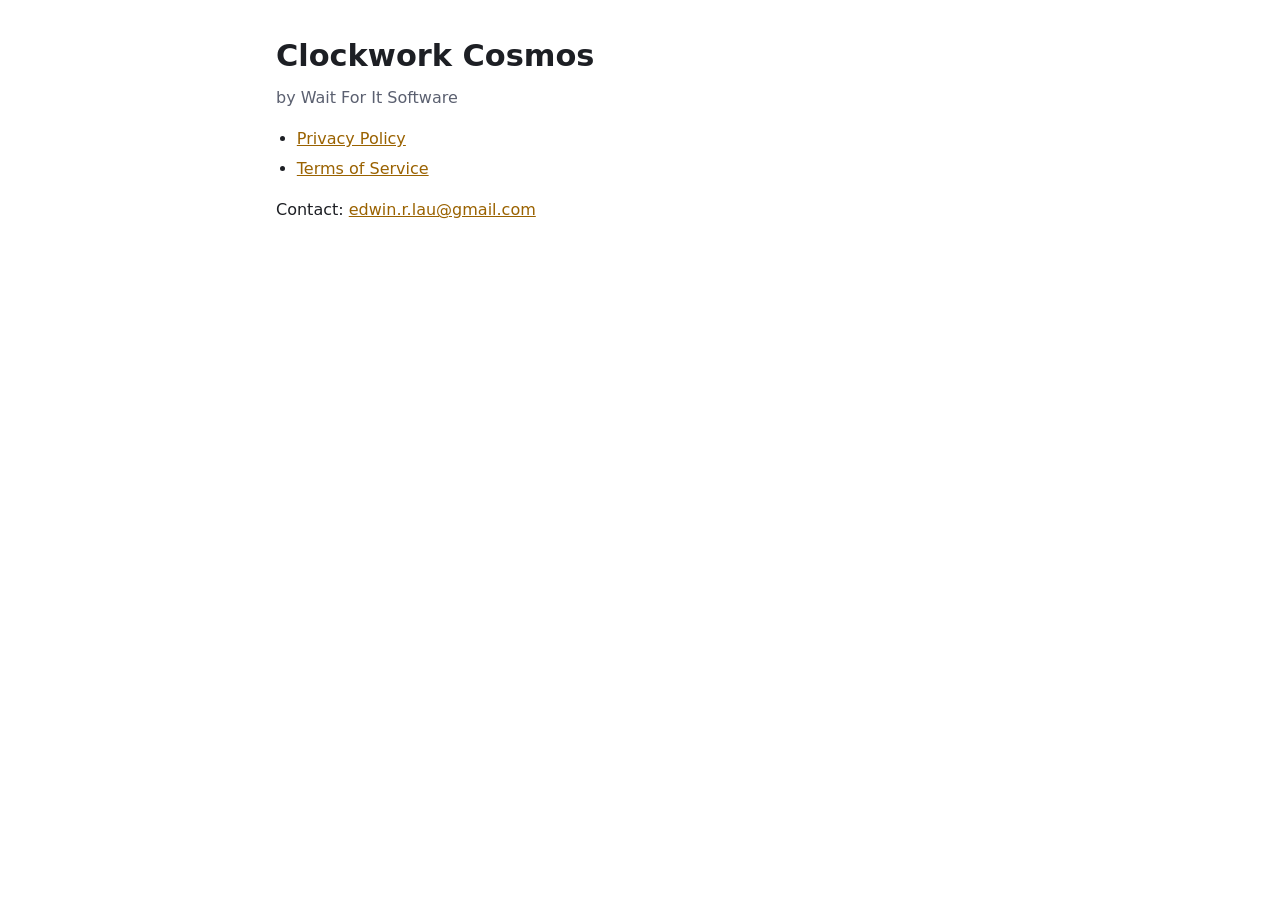
<file: index.html>
<!doctype html>
<html lang="en">
<head>
<meta charset="utf-8">
<meta name="viewport" content="width=device-width, initial-scale=1">
<title>Clockwork Cosmos</title>
<link rel="stylesheet" href="legal.css">
</head>
<body>
<main>
<h1>Clockwork Cosmos</h1>
<p class="meta">by Wait For It Software</p>
<ul>
<li><a href="privacy.html">Privacy Policy</a></li>
<li><a href="terms.html">Terms of Service</a></li>
</ul>
<p>Contact: <a href="mailto:edwin.r.lau@gmail.com">edwin.r.lau@gmail.com</a></p>
</main>
</body>
</html>
</file>
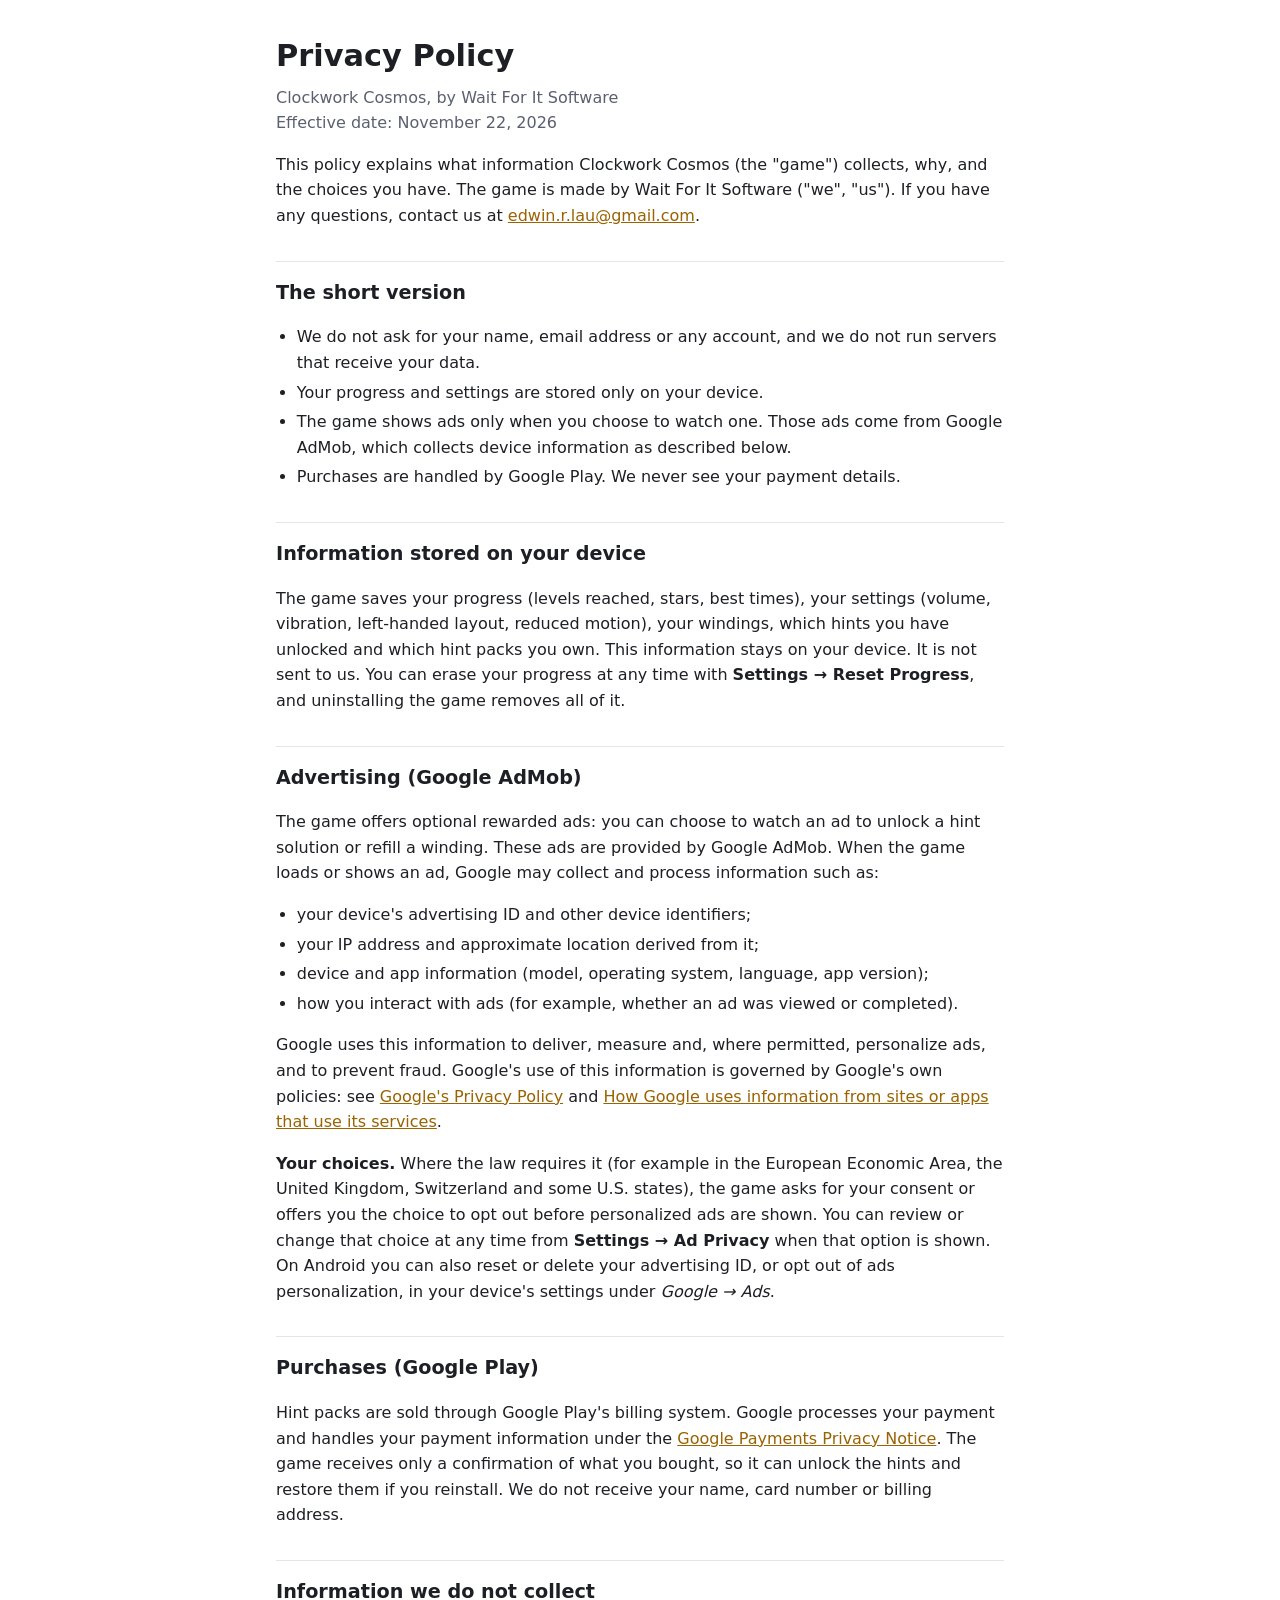
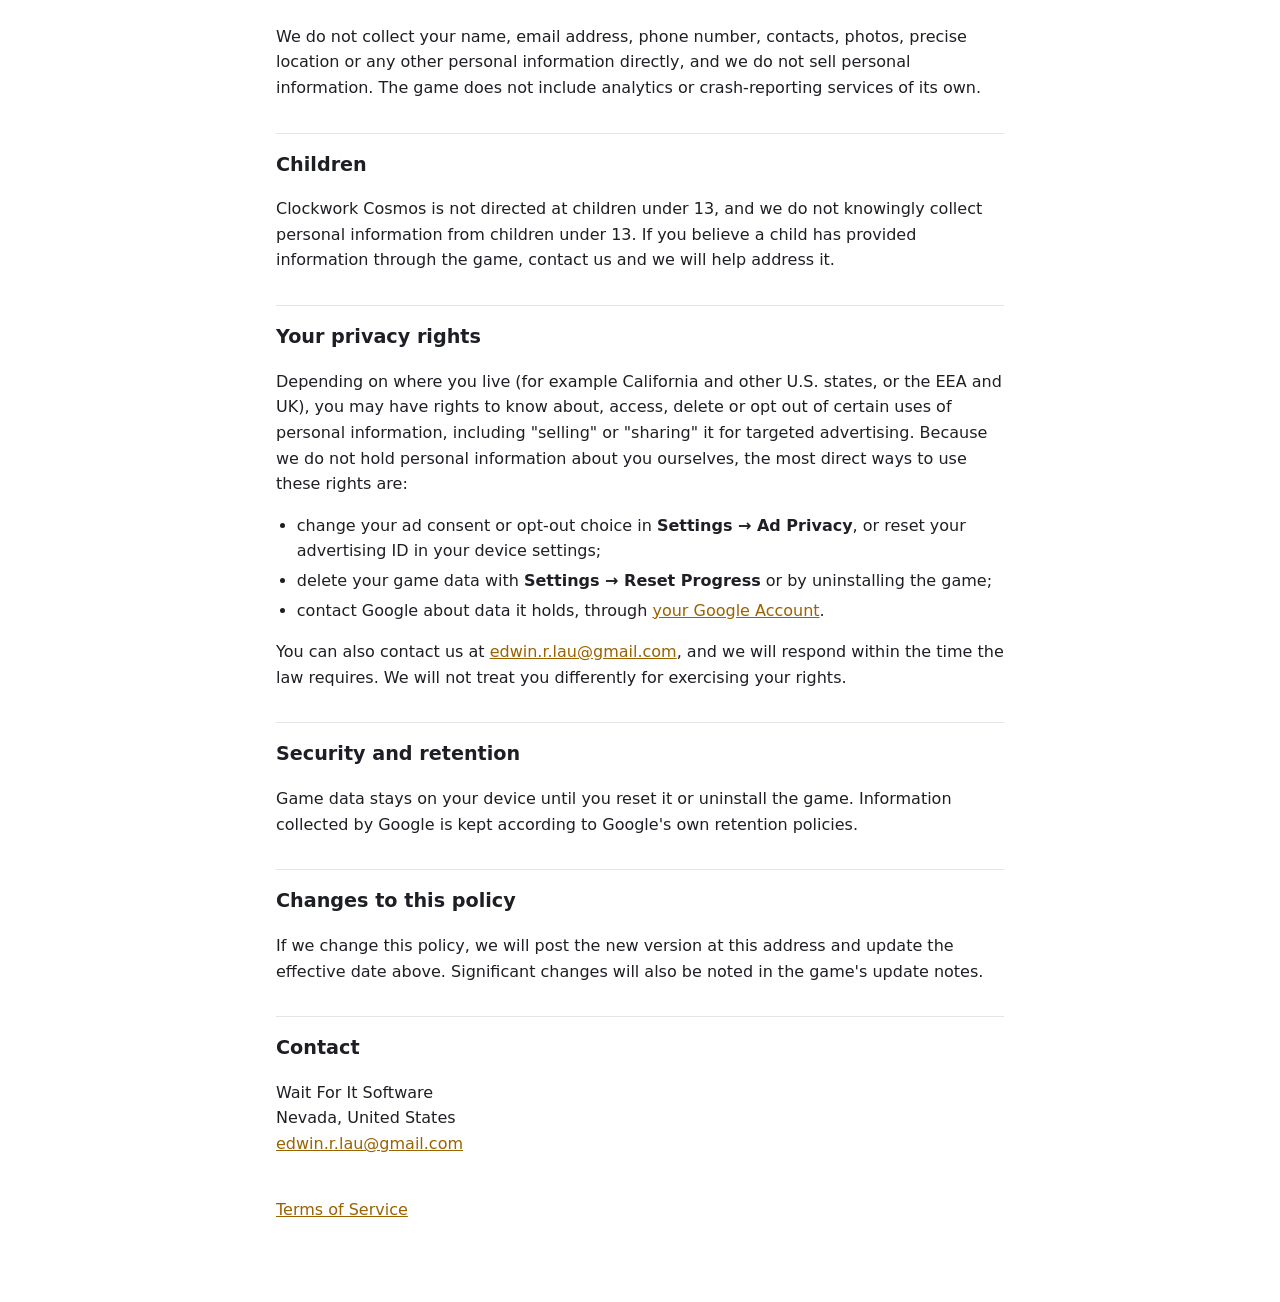
<file: privacy.html>
<!doctype html>
<html lang="en">
<head>
<meta charset="utf-8">
<meta name="viewport" content="width=device-width, initial-scale=1">
<title>Clockwork Cosmos - Privacy Policy</title>
<link rel="stylesheet" href="legal.css">
</head>
<body>
<main>
<h1>Privacy Policy</h1>
<p class="meta">Clockwork Cosmos, by Wait For It Software<br>Effective date: November 22, 2026</p>

<p>This policy explains what information Clockwork Cosmos (the "game") collects, why, and the choices you have. The game is made by Wait For It Software ("we", "us"). If you have any questions, contact us at <a href="mailto:edwin.r.lau@gmail.com">edwin.r.lau@gmail.com</a>.</p>

<h2>The short version</h2>
<ul>
<li>We do not ask for your name, email address or any account, and we do not run servers that receive your data.</li>
<li>Your progress and settings are stored only on your device.</li>
<li>The game shows ads only when you choose to watch one. Those ads come from Google AdMob, which collects device information as described below.</li>
<li>Purchases are handled by Google Play. We never see your payment details.</li>
</ul>

<h2>Information stored on your device</h2>
<p>The game saves your progress (levels reached, stars, best times), your settings (volume, vibration, left-handed layout, reduced motion), your windings, which hints you have unlocked and which hint packs you own. This information stays on your device. It is not sent to us. You can erase your progress at any time with <strong>Settings &rarr; Reset Progress</strong>, and uninstalling the game removes all of it.</p>

<h2>Advertising (Google AdMob)</h2>
<p>The game offers optional rewarded ads: you can choose to watch an ad to unlock a hint solution or refill a winding. These ads are provided by Google AdMob. When the game loads or shows an ad, Google may collect and process information such as:</p>
<ul>
<li>your device's advertising ID and other device identifiers;</li>
<li>your IP address and approximate location derived from it;</li>
<li>device and app information (model, operating system, language, app version);</li>
<li>how you interact with ads (for example, whether an ad was viewed or completed).</li>
</ul>
<p>Google uses this information to deliver, measure and, where permitted, personalize ads, and to prevent fraud. Google's use of this information is governed by Google's own policies: see <a href="https://policies.google.com/privacy">Google's Privacy Policy</a> and <a href="https://policies.google.com/technologies/partner-sites">How Google uses information from sites or apps that use its services</a>.</p>
<p><strong>Your choices.</strong> Where the law requires it (for example in the European Economic Area, the United Kingdom, Switzerland and some U.S. states), the game asks for your consent or offers you the choice to opt out before personalized ads are shown. You can review or change that choice at any time from <strong>Settings &rarr; Ad Privacy</strong> when that option is shown. On Android you can also reset or delete your advertising ID, or opt out of ads personalization, in your device's settings under <em>Google &rarr; Ads</em>.</p>

<h2>Purchases (Google Play)</h2>
<p>Hint packs are sold through Google Play's billing system. Google processes your payment and handles your payment information under the <a href="https://payments.google.com/payments/apis-secure/u/0/get_legal_document?ldo=0&amp;ldt=privacynotice">Google Payments Privacy Notice</a>. The game receives only a confirmation of what you bought, so it can unlock the hints and restore them if you reinstall. We do not receive your name, card number or billing address.</p>

<h2>Information we do not collect</h2>
<p>We do not collect your name, email address, phone number, contacts, photos, precise location or any other personal information directly, and we do not sell personal information. The game does not include analytics or crash-reporting services of its own.</p>

<h2>Children</h2>
<p>Clockwork Cosmos is not directed at children under 13, and we do not knowingly collect personal information from children under 13. If you believe a child has provided information through the game, contact us and we will help address it.</p>

<h2>Your privacy rights</h2>
<p>Depending on where you live (for example California and other U.S. states, or the EEA and UK), you may have rights to know about, access, delete or opt out of certain uses of personal information, including "selling" or "sharing" it for targeted advertising. Because we do not hold personal information about you ourselves, the most direct ways to use these rights are:</p>
<ul>
<li>change your ad consent or opt-out choice in <strong>Settings &rarr; Ad Privacy</strong>, or reset your advertising ID in your device settings;</li>
<li>delete your game data with <strong>Settings &rarr; Reset Progress</strong> or by uninstalling the game;</li>
<li>contact Google about data it holds, through <a href="https://myaccount.google.com/">your Google Account</a>.</li>
</ul>
<p>You can also contact us at <a href="mailto:edwin.r.lau@gmail.com">edwin.r.lau@gmail.com</a>, and we will respond within the time the law requires. We will not treat you differently for exercising your rights.</p>

<h2>Security and retention</h2>
<p>Game data stays on your device until you reset it or uninstall the game. Information collected by Google is kept according to Google's own retention policies.</p>

<h2>Changes to this policy</h2>
<p>If we change this policy, we will post the new version at this address and update the effective date above. Significant changes will also be noted in the game's update notes.</p>

<h2>Contact</h2>
<p>Wait For It Software<br>Nevada, United States<br><a href="mailto:edwin.r.lau@gmail.com">edwin.r.lau@gmail.com</a></p>

<p class="nav"><a href="terms.html">Terms of Service</a></p>
</main>
</body>
</html>
</file>
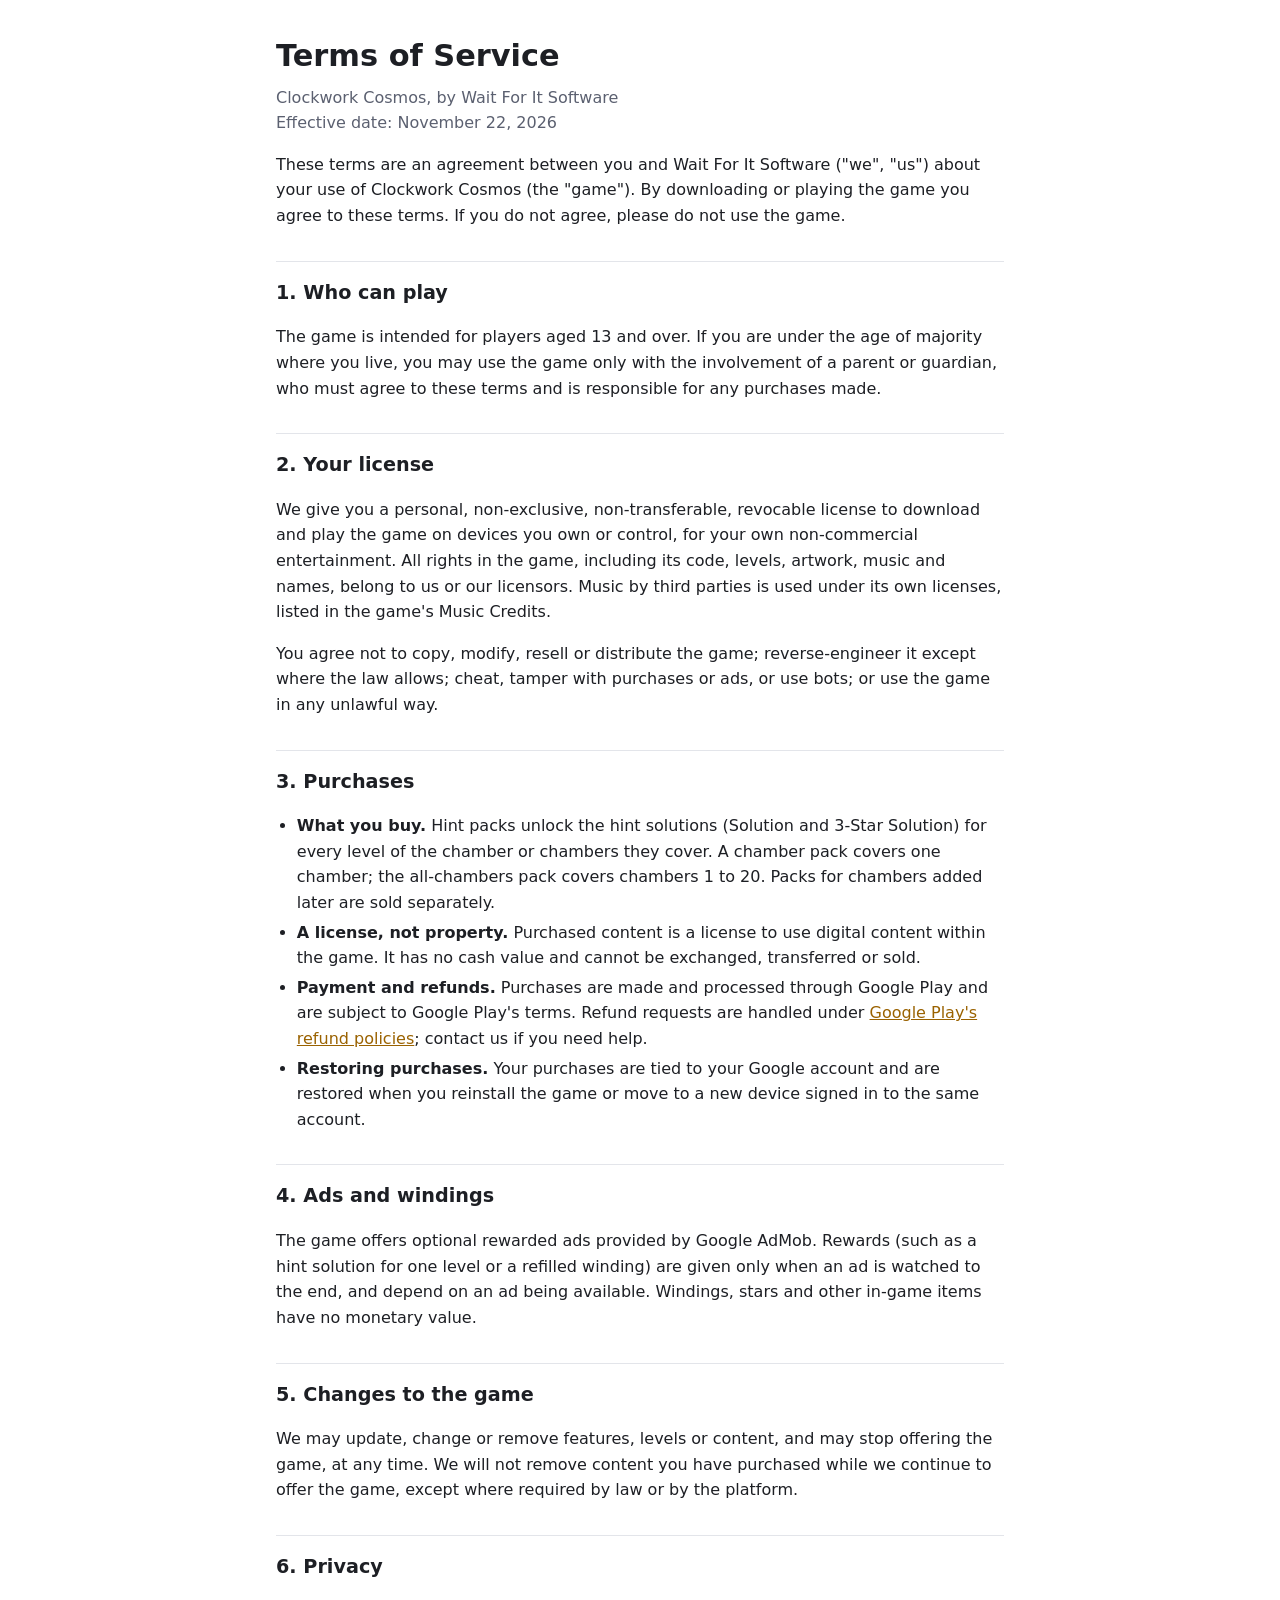
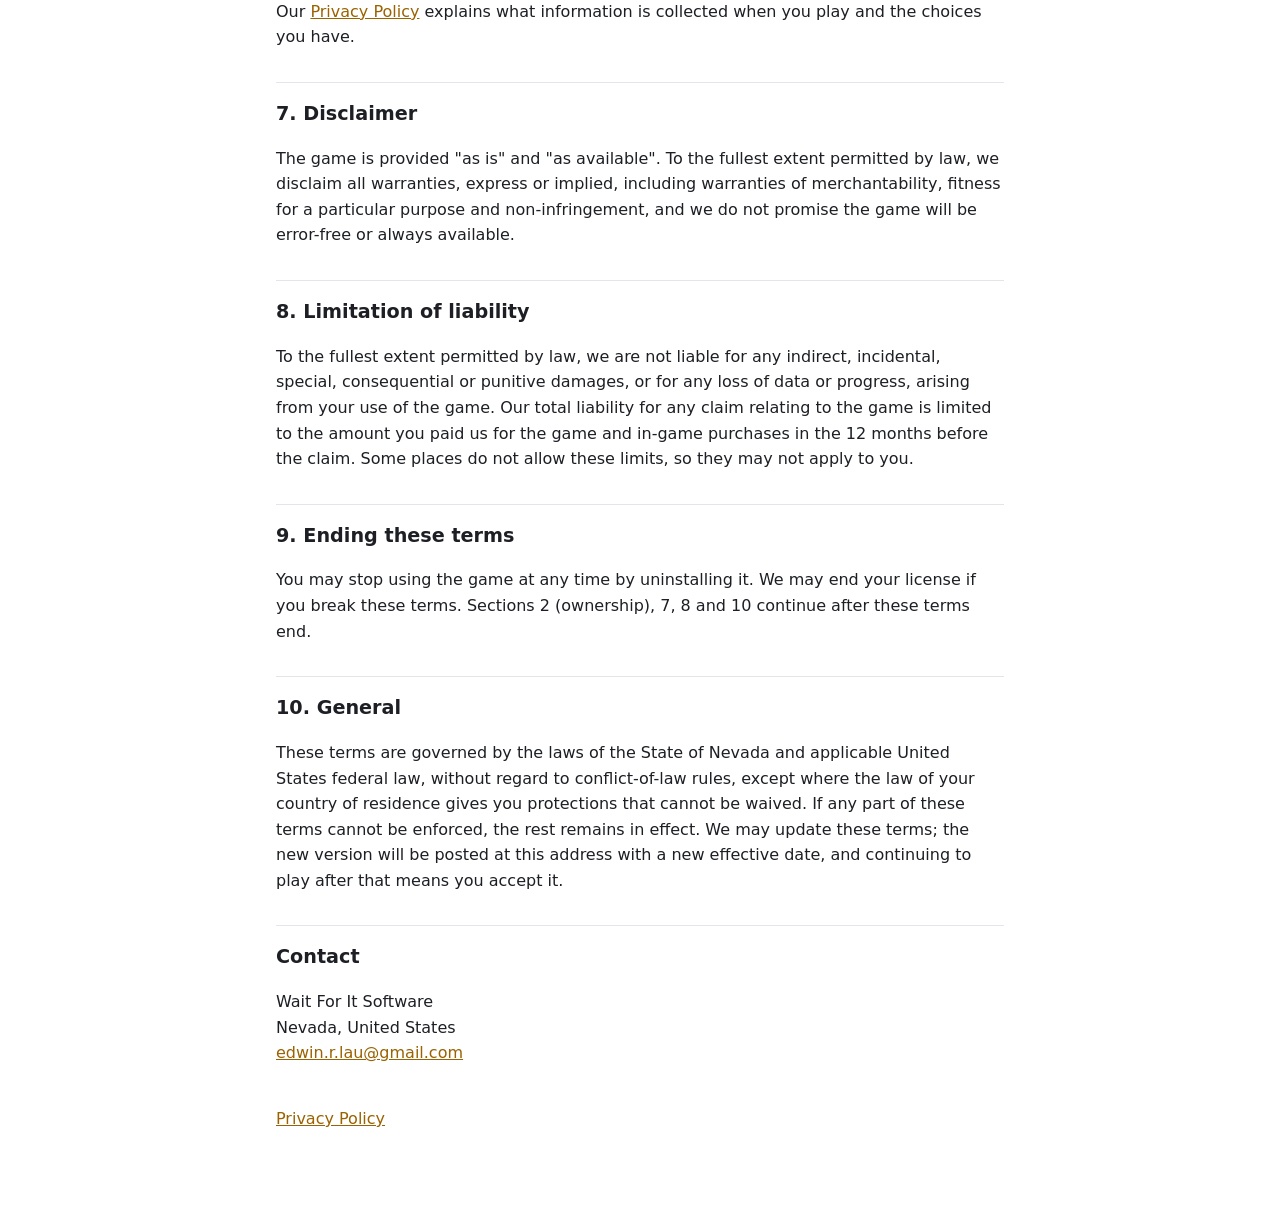
<file: terms.html>
<!doctype html>
<html lang="en">
<head>
<meta charset="utf-8">
<meta name="viewport" content="width=device-width, initial-scale=1">
<title>Clockwork Cosmos - Terms of Service</title>
<link rel="stylesheet" href="legal.css">
</head>
<body>
<main>
<h1>Terms of Service</h1>
<p class="meta">Clockwork Cosmos, by Wait For It Software<br>Effective date: November 22, 2026</p>

<p>These terms are an agreement between you and Wait For It Software ("we", "us") about your use of Clockwork Cosmos (the "game"). By downloading or playing the game you agree to these terms. If you do not agree, please do not use the game.</p>

<h2>1. Who can play</h2>
<p>The game is intended for players aged 13 and over. If you are under the age of majority where you live, you may use the game only with the involvement of a parent or guardian, who must agree to these terms and is responsible for any purchases made.</p>

<h2>2. Your license</h2>
<p>We give you a personal, non-exclusive, non-transferable, revocable license to download and play the game on devices you own or control, for your own non-commercial entertainment. All rights in the game, including its code, levels, artwork, music and names, belong to us or our licensors. Music by third parties is used under its own licenses, listed in the game's Music Credits.</p>
<p>You agree not to copy, modify, resell or distribute the game; reverse-engineer it except where the law allows; cheat, tamper with purchases or ads, or use bots; or use the game in any unlawful way.</p>

<h2>3. Purchases</h2>
<ul>
<li><strong>What you buy.</strong> Hint packs unlock the hint solutions (Solution and 3-Star Solution) for every level of the chamber or chambers they cover. A chamber pack covers one chamber; the all-chambers pack covers chambers 1 to 20. Packs for chambers added later are sold separately.</li>
<li><strong>A license, not property.</strong> Purchased content is a license to use digital content within the game. It has no cash value and cannot be exchanged, transferred or sold.</li>
<li><strong>Payment and refunds.</strong> Purchases are made and processed through Google Play and are subject to Google Play's terms. Refund requests are handled under <a href="https://support.google.com/googleplay/answer/2479637">Google Play's refund policies</a>; contact us if you need help.</li>
<li><strong>Restoring purchases.</strong> Your purchases are tied to your Google account and are restored when you reinstall the game or move to a new device signed in to the same account.</li>
</ul>

<h2>4. Ads and windings</h2>
<p>The game offers optional rewarded ads provided by Google AdMob. Rewards (such as a hint solution for one level or a refilled winding) are given only when an ad is watched to the end, and depend on an ad being available. Windings, stars and other in-game items have no monetary value.</p>

<h2>5. Changes to the game</h2>
<p>We may update, change or remove features, levels or content, and may stop offering the game, at any time. We will not remove content you have purchased while we continue to offer the game, except where required by law or by the platform.</p>

<h2>6. Privacy</h2>
<p>Our <a href="privacy.html">Privacy Policy</a> explains what information is collected when you play and the choices you have.</p>

<h2>7. Disclaimer</h2>
<p>The game is provided "as is" and "as available". To the fullest extent permitted by law, we disclaim all warranties, express or implied, including warranties of merchantability, fitness for a particular purpose and non-infringement, and we do not promise the game will be error-free or always available.</p>

<h2>8. Limitation of liability</h2>
<p>To the fullest extent permitted by law, we are not liable for any indirect, incidental, special, consequential or punitive damages, or for any loss of data or progress, arising from your use of the game. Our total liability for any claim relating to the game is limited to the amount you paid us for the game and in-game purchases in the 12 months before the claim. Some places do not allow these limits, so they may not apply to you.</p>

<h2>9. Ending these terms</h2>
<p>You may stop using the game at any time by uninstalling it. We may end your license if you break these terms. Sections 2 (ownership), 7, 8 and 10 continue after these terms end.</p>

<h2>10. General</h2>
<p>These terms are governed by the laws of the State of Nevada and applicable United States federal law, without regard to conflict-of-law rules, except where the law of your country of residence gives you protections that cannot be waived. If any part of these terms cannot be enforced, the rest remains in effect. We may update these terms; the new version will be posted at this address with a new effective date, and continuing to play after that means you accept it.</p>

<h2>Contact</h2>
<p>Wait For It Software<br>Nevada, United States<br><a href="mailto:edwin.r.lau@gmail.com">edwin.r.lau@gmail.com</a></p>

<p class="nav"><a href="privacy.html">Privacy Policy</a></p>
</main>
</body>
</html>
</file>
<file: legal.css>
:root { --bg: #ffffff; --text: #1d1f24; --dim: #5b6070; --link: #9a6200; --rule: #e3e5ea; }
@media (prefers-color-scheme: dark) {
  :root { --bg: #0b1020; --text: #e8eaf0; --dim: #9aa2b5; --link: #ffd173; --rule: #262c40; }
}
* { box-sizing: border-box; }
body { margin: 0; background: var(--bg); color: var(--text); font: 16px/1.6 system-ui, -apple-system, "Segoe UI", Roboto, sans-serif; }
main { max-width: 760px; margin: 0 auto; padding: 32px 16px 64px; }
h1 { font-size: 1.9rem; margin: 0 0 4px; }
h2 { font-size: 1.2rem; margin: 32px 0 8px; padding-top: 16px; border-top: 1px solid var(--rule); }
.meta { color: var(--dim); margin-top: 0; }
a { color: var(--link); }
ul { padding-left: 1.3em; }
li { margin: 4px 0; }
.nav { margin-top: 40px; }
</file>
